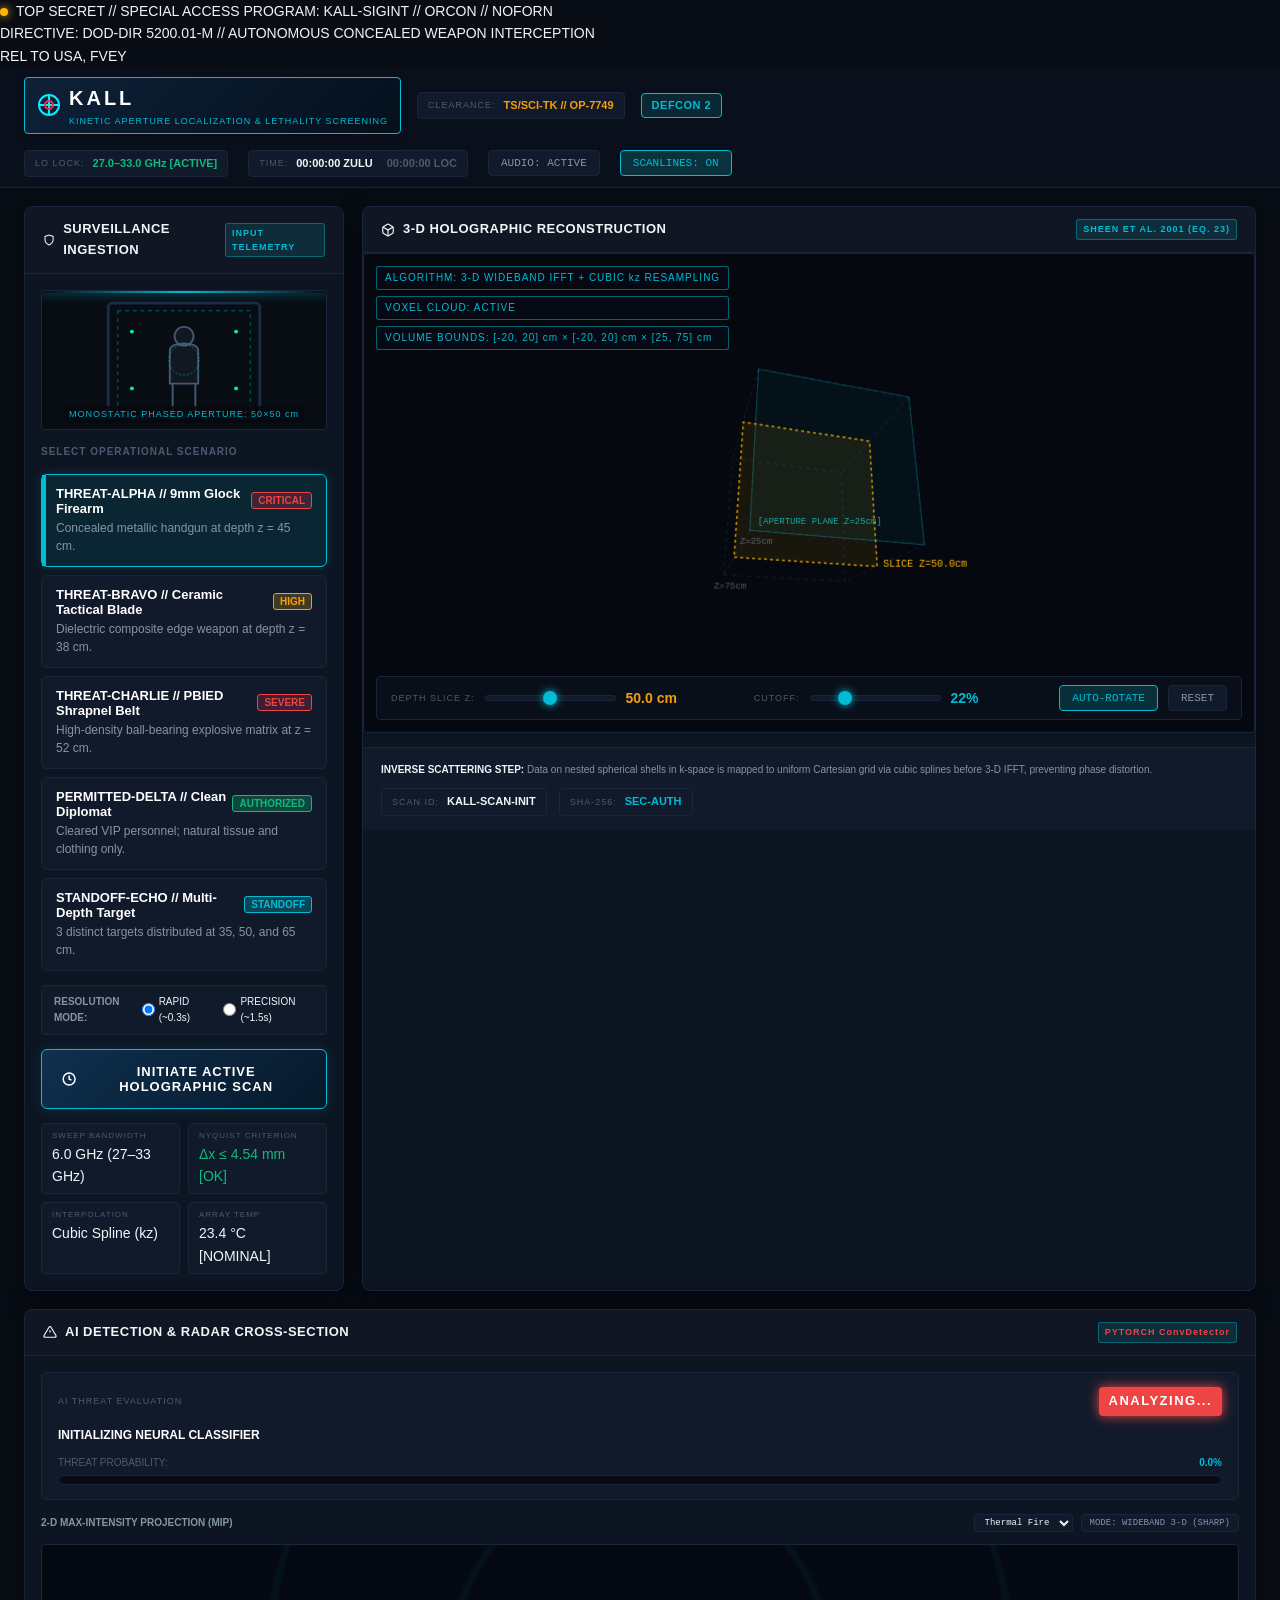
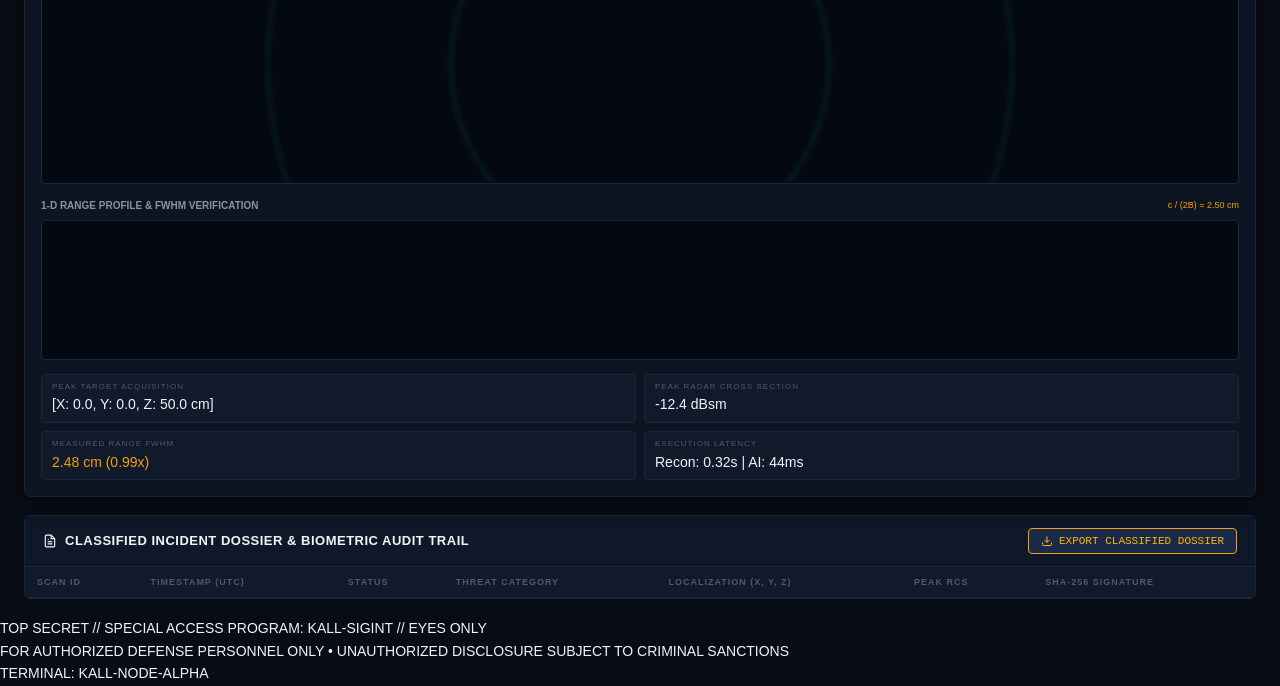
<file: web/templates/index.html>
<!DOCTYPE html>
<html lang="en">
<head>
  <meta charset="UTF-8">
  <meta name="viewport" content="width=device-width, initial-scale=1.0">
  <title>KALL // Millimeter-Wave Holographic Defense & Threat Detection</title>
  <link rel="stylesheet" href="/static/css/kall.css">
</head>
<body>
  <!-- CRT Scanlines and Cyber Grid (toggleable) -->
  <div class="scanlines-overlay"></div>
  <div class="cyber-grid-bg"></div>

  <!-- TOP SECRET Classification Header Banner -->
  <header class="classification-banner">
    <div><span class="banner-pulse"></span>TOP SECRET // SPECIAL ACCESS PROGRAM: KALL-SIGINT // ORCON // NOFORN</div>
    <div>DIRECTIVE: DOD-DIR 5200.01-M // AUTONOMOUS CONCEALED WEAPON INTERCEPTION</div>
    <div>REL TO USA, FVEY</div>
  </header>

  <!-- Main System Header -->
  <div class="kall-header">
    <div class="brand-section">
      <div class="kall-logo-badge">
        <svg width="24" height="24" viewBox="0 0 24 24" fill="none" stroke="#00f0ff" stroke-width="2">
          <circle cx="12" cy="12" r="10"/>
          <path d="M12 2v20M2 12h20"/>
          <circle cx="12" cy="12" r="4" stroke="#ff2a4b"/>
        </svg>
        <div>
          <div class="kall-logo-text">KALL</div>
          <div class="kall-subhead">KINETIC APERTURE LOCALIZATION &amp; LETHALITY SCREENING</div>
        </div>
      </div>
      <div class="meta-pill">
        <span class="meta-label">CLEARANCE:</span>
        <span class="meta-val" style="color:var(--color-amber);">TS/SCI-TK // OP-7749</span>
      </div>
      <div class="defcon-badge" id="defcon-badge">DEFCON 2</div>
    </div>

    <div class="header-meta">
      <div class="meta-pill">
        <span class="meta-label">LO LOCK:</span>
        <span class="meta-val" style="color:var(--color-green);">27.0–33.0 GHz [ACTIVE]</span>
      </div>
      <div class="meta-pill">
        <span class="meta-label">TIME:</span>
        <span class="meta-val" id="zulu-clock">00:00:00 ZULU</span>
        <span class="meta-val" id="local-clock" style="color:var(--text-dim); margin-left:6px;">00:00:00 LOC</span>
      </div>
      <button class="btn-tactical-icon" id="btn-mute-toggle" title="Toggle Tactical Audio Feedback">AUDIO: ACTIVE</button>
      <button class="btn-tactical-icon active" id="btn-scanlines-toggle" title="Toggle CRT Scanline Shader">SCANLINES: ON</button>
    </div>
  </div>

  <!-- Main Workspace Deck -->
  <main class="kall-workspace">
    <div class="grid-3col">

      <!-- Column 1: Threat Surveillance & Portal Ingestion -->
      <section class="tactical-card">
        <div class="card-header">
          <span class="card-title">
            <svg width="14" height="14" viewBox="0 0 24 24" fill="none" stroke="currentColor" stroke-width="2"><path d="M12 22s8-4 8-10V5l-8-3-8 3v7c0 6 8 10 8 10z"/></svg>
            SURVEILLANCE INGESTION
          </span>
          <span class="card-badge">INPUT TELEMETRY</span>
        </div>
        <div class="card-body">
          
          <!-- Standoff Scanning Portal Frame -->
          <div class="portal-booth-view">
            <div class="scanner-beam-line"></div>
            <svg class="portal-frame-svg" viewBox="0 0 300 140" fill="none">
              <!-- Portal frame arch -->
              <rect x="70" y="10" width="160" height="120" stroke="#1c2b45" stroke-width="3" rx="4" />
              <rect x="80" y="18" width="140" height="106" stroke="#00f0ff" stroke-width="1" stroke-dasharray="4 4" opacity="0.4" />
              <!-- Subject Silhouette -->
              <path d="M150 35 a10 10 0 1 0 0.1 0 Z M135 60 c0-10 30-10 30 0 v35 h-30 Z M138 95 v30 M162 95 v30" stroke="#445973" stroke-width="2" stroke-linecap="round" fill="rgba(68, 89, 115, 0.15)"/>
              <!-- Scan Crosshairs -->
              <circle cx="150" cy="70" r="16" stroke="rgba(0, 240, 255, 0.4)" stroke-width="1" stroke-dasharray="2 2"/>
              <!-- Grid Radar Nodes -->
              <circle cx="95" cy="40" r="2" fill="#00ff88"/>
              <circle cx="205" cy="40" r="2" fill="#00ff88"/>
              <circle cx="95" cy="100" r="2" fill="#00ff88"/>
              <circle cx="205" cy="100" r="2" fill="#00ff88"/>
            </svg>
            <div style="position:absolute; bottom:6px; font-size:9px; color:var(--color-cyan); letter-spacing:1px; background:rgba(6,9,15,0.8); padding:1px 6px; border-radius:2px;">
              MONOSTATIC PHASED APERTURE: 50×50 cm
            </div>
          </div>

          <!-- Scenario Selection List -->
          <div style="font-size:10px; font-weight:800; color:var(--text-dim); letter-spacing:1px; text-transform:uppercase;">
            SELECT OPERATIONAL SCENARIO
          </div>
          <div class="scenario-list">
            <button class="scenario-btn active" data-scenario="alpha">
              <div class="scenario-top-line">
                <span class="scenario-title">THREAT-ALPHA // 9mm Glock Firearm</span>
                <span class="scenario-tag tag-critical">CRITICAL</span>
              </div>
              <div class="scenario-desc">Concealed metallic handgun at depth z = 45 cm.</div>
            </button>

            <button class="scenario-btn" data-scenario="bravo">
              <div class="scenario-top-line">
                <span class="scenario-title">THREAT-BRAVO // Ceramic Tactical Blade</span>
                <span class="scenario-tag tag-high">HIGH</span>
              </div>
              <div class="scenario-desc">Dielectric composite edge weapon at depth z = 38 cm.</div>
            </button>

            <button class="scenario-btn" data-scenario="charlie">
              <div class="scenario-top-line">
                <span class="scenario-title">THREAT-CHARLIE // PBIED Shrapnel Belt</span>
                <span class="scenario-tag tag-critical">SEVERE</span>
              </div>
              <div class="scenario-desc">High-density ball-bearing explosive matrix at z = 52 cm.</div>
            </button>

            <button class="scenario-btn" data-scenario="delta">
              <div class="scenario-top-line">
                <span class="scenario-title">PERMITTED-DELTA // Clean Diplomat</span>
                <span class="scenario-tag tag-clear">AUTHORIZED</span>
              </div>
              <div class="scenario-desc">Cleared VIP personnel; natural tissue and clothing only.</div>
            </button>

            <button class="scenario-btn" data-scenario="echo">
              <div class="scenario-top-line">
                <span class="scenario-title">STANDOFF-ECHO // Multi-Depth Target</span>
                <span class="scenario-tag tag-standoff">STANDOFF</span>
              </div>
              <div class="scenario-desc">3 distinct targets distributed at 35, 50, and 65 cm.</div>
            </button>
          </div>

          <!-- Scan Mode Options -->
          <div style="display:flex; justify-content:space-between; align-items:center; background:var(--bg-card); padding:8px 12px; border-radius:4px; border:1px solid var(--border-subtle);">
            <span style="font-size:10px; color:var(--text-muted); font-weight:700;">RESOLUTION MODE:</span>
            <div style="display:flex; gap:12px; font-size:10px;">
              <label style="display:flex; align-items:center; gap:4px; cursor:pointer;">
                <input type="radio" name="scan-mode" value="fast" checked>
                <span>RAPID (~0.3s)</span>
              </label>
              <label style="display:flex; align-items:center; gap:4px; cursor:pointer;">
                <input type="radio" name="scan-mode" value="precision">
                <span>PRECISION (~1.5s)</span>
              </label>
            </div>
          </div>

          <!-- Big Scan Trigger Button -->
          <button class="btn-scan-trigger" id="btn-scan-trigger">
            <svg width="18" height="18" viewBox="0 0 24 24" fill="none" stroke="currentColor" stroke-width="2.5"><circle cx="12" cy="12" r="10"/><path d="M12 6v6l4 2"/></svg>
            <span>INITIATE ACTIVE HOLOGRAPHIC SCAN</span>
          </button>

          <!-- RF Hardware Mini Telemetry -->
          <div class="telemetry-grid">
            <div class="telem-cell">
              <span class="telem-label">SWEEP BANDWIDTH</span>
              <span class="telem-val">6.0 GHz (27–33 GHz)</span>
            </div>
            <div class="telem-cell">
              <span class="telem-label">NYQUIST CRITERION</span>
              <span class="telem-val" style="color:var(--color-green);">Δx ≤ 4.54 mm [OK]</span>
            </div>
            <div class="telem-cell">
              <span class="telem-label">INTERPOLATION</span>
              <span class="telem-val">Cubic Spline (kz)</span>
            </div>
            <div class="telem-cell">
              <span class="telem-label">ARRAY TEMP</span>
              <span class="telem-val">23.4 °C [NOMINAL]</span>
            </div>
          </div>

        </div>
      </section>

      <!-- Column 2: 3-D Holographic Volumetric Viewer -->
      <section class="tactical-card">
        <div class="card-header">
          <span class="card-title">
            <svg width="14" height="14" viewBox="0 0 24 24" fill="none" stroke="currentColor" stroke-width="2"><path d="M21 16V8a2 2 0 0 0-1-1.73l-7-4a2 2 0 0 0-2 0l-7 4A2 2 0 0 0 3 8v8a2 2 0 0 0 1 1.73l7 4a2 2 0 0 0 2 0l7-4A2 2 0 0 0 21 16z"/><polyline points="3.27 6.96 12 12.01 20.73 6.96"/><line x1="12" y1="22.08" x2="12" y2="12"/></svg>
            3-D HOLOGRAPHIC RECONSTRUCTION
          </span>
          <span class="card-badge" style="color:var(--color-cyan);">SHEEN ET AL. 2001 (EQ. 23)</span>
        </div>
        <div class="card-body" style="padding:0; position:relative;">
          
          <div class="canvas-3d-wrapper">
            <canvas id="canvas-3d"></canvas>
            
            <div class="hologram-hud-overlay">
              <div class="hud-tag">ALGORITHM: 3-D WIDEBAND IFFT + CUBIC kz RESAMPLING</div>
              <div class="hud-tag">VOXEL CLOUD: <span id="voxel-count-display">ACTIVE</span></div>
              <div class="hud-tag">VOLUME BOUNDS: [-20, 20] cm × [-20, 20] cm × [25, 75] cm</div>
            </div>

            <div class="hologram-controls-bar">
              <div class="controls-group">
                <span class="control-label">DEPTH SLICE Z:</span>
                <input type="range" id="slider-slice-z" min="25" max="75" step="0.5" value="50">
                <span id="label-slice-z" style="font-weight:bold; color:var(--color-amber); min-width:48px;">50.0 cm</span>
              </div>

              <div class="controls-group">
                <span class="control-label">CUTOFF:</span>
                <input type="range" id="slider-thresh" min="0.10" max="0.60" step="0.02" value="0.22">
                <span id="label-thresh" style="font-weight:bold; color:var(--color-cyan); min-width:32px;">22%</span>
              </div>

              <div class="controls-group">
                <button class="btn-tactical-icon active" id="btn-auto-rotate" title="Toggle Auto-Rotation">AUTO-ROTATE</button>
                <button class="btn-tactical-icon" id="btn-reset-view" title="Reset View Orientation">RESET</button>
              </div>
            </div>
          </div>

          <!-- Bottom Physics Inversion Explainer -->
          <div style="padding:14px 18px; background:var(--bg-card); border-top:1px solid var(--border-subtle); display:flex; justify-content:space-between; align-items:center; flex-wrap:wrap; gap:10px;">
            <div style="font-size:10px; color:var(--text-muted);">
              <strong style="color:var(--text-primary);">INVERSE SCATTERING STEP:</strong>
              Data on nested spherical shells in k-space is mapped to uniform Cartesian grid via cubic splines before 3-D IFFT, preventing phase distortion.
            </div>
            <div style="display:flex; gap:12px;">
              <span class="meta-pill"><span class="meta-label">SCAN ID:</span> <span id="scan-id-display" class="meta-val">KALL-SCAN-INIT</span></span>
              <span class="meta-pill"><span class="meta-label">SHA-256:</span> <span id="sig-hash-display" class="meta-val" style="color:var(--color-cyan);">SEC-AUTH</span></span>
            </div>
          </div>

        </div>
      </section>

      <!-- Column 3: AI Threat Classification & Cross-Section Radar -->
      <section class="tactical-card col-threat">
        <div class="card-header">
          <span class="card-title">
            <svg width="14" height="14" viewBox="0 0 24 24" fill="none" stroke="currentColor" stroke-width="2"><path d="M10.29 3.86L1.82 18a2 2 0 0 0 1.71 3h16.94a2 2 0 0 0 1.71-3L13.71 3.86a2 2 0 0 0-3.42 0z"/><line x1="12" y1="9" x2="12" y2="13"/><line x1="12" y1="17" x2="12.01" y2="17"/></svg>
            AI DETECTION &amp; RADAR CROSS-SECTION
          </span>
          <span class="card-badge" style="color:var(--color-red);">PYTORCH ConvDetector</span>
        </div>
        <div class="card-body">

          <!-- Threat Verdict HUD Box -->
          <div class="threat-verdict-box" id="verdict-box">
            <div class="verdict-header">
              <span style="font-size:9px; color:var(--text-dim); letter-spacing:1px;">AI THREAT EVALUATION</span>
              <span class="verdict-status-badge verdict-threat-badge" id="verdict-status-badge">ANALYZING...</span>
            </div>
            <div style="font-size:12px; font-weight:800; color:#ffffff;" id="verdict-category">
              INITIALIZING NEURAL CLASSIFIER
            </div>

            <!-- Threat Probability Meter -->
            <div class="threat-confidence-gauge">
              <div class="gauge-header">
                <span style="color:var(--text-dim);">THREAT PROBABILITY:</span>
                <span style="font-weight:bold; color:var(--color-cyan);" id="gauge-threat-percent">0.0%</span>
              </div>
              <div class="gauge-track">
                <div class="gauge-fill fill-red" id="gauge-threat-fill"></div>
              </div>
            </div>
          </div>

          <!-- Radar Heatmap (MIP) -->
          <div class="radar-view-container">
            <div style="display:flex; justify-content:space-between; align-items:center;">
              <span style="font-size:10px; font-weight:700; color:var(--text-muted); text-transform:uppercase;">
                2-D MAX-INTENSITY PROJECTION (MIP)
              </span>
              <div style="display:flex; gap:8px;">
                <select id="select-colormap" style="background:var(--bg-card); color:var(--text-primary); border:1px solid var(--border-subtle); border-radius:3px; padding:2px 6px; font-size:9px; font-family:var(--font-mono);">
                  <option value="hot">Thermal Fire</option>
                  <option value="radar">Radar Green</option>
                  <option value="cyber">Cyber Cyan</option>
                  <option value="viridis">Viridis</option>
                </select>
                <button class="btn-tactical-icon" id="btn-compare-toggle" style="padding:2px 8px; font-size:9px;" title="Compare against Single-Frequency Blur">
                  MODE: WIDEBAND 3-D (SHARP)
                </button>
              </div>
            </div>

            <div class="canvas-2d-box">
              <canvas id="canvas-mip" width="300" height="240"></canvas>
              <div class="crosshair-layer"></div>
            </div>
          </div>

          <!-- Depth Range Profile Plotter -->
          <div style="display:flex; flex-direction:column; gap:6px;">
            <div style="display:flex; justify-content:space-between; align-items:center;">
              <span style="font-size:10px; font-weight:700; color:var(--text-muted); text-transform:uppercase;">
                1-D RANGE PROFILE &amp; FWHM VERIFICATION
              </span>
              <span style="font-size:9px; color:var(--color-amber);">c / (2B) = 2.50 cm</span>
            </div>
            <div class="canvas-range-box">
              <canvas id="canvas-range-profile" width="380" height="140"></canvas>
            </div>
          </div>

          <!-- Detailed Telemetry Grid -->
          <div class="telemetry-grid">
            <div class="telem-cell">
              <span class="telem-label">PEAK TARGET ACQUISITION</span>
              <span class="telem-val" id="telem-coords">[X: 0.0, Y: 0.0, Z: 50.0 cm]</span>
            </div>
            <div class="telem-cell">
              <span class="telem-label">PEAK RADAR CROSS SECTION</span>
              <span class="telem-val" id="telem-rcs">-12.4 dBsm</span>
            </div>
            <div class="telem-cell">
              <span class="telem-label">MEASURED RANGE FWHM</span>
              <span class="telem-val" id="telem-dz" style="color:var(--color-amber);">2.48 cm (0.99x)</span>
            </div>
            <div class="telem-cell">
              <span class="telem-label">EXECUTION LATENCY</span>
              <span class="telem-val" id="telem-timing">Recon: 0.32s | AI: 44ms</span>
            </div>
          </div>

        </div>
      </section>

    </div>

    <!-- Bottom Section: Classified Incident Audit Log & Dossier Generator -->
    <section class="audit-log-section">
      <div class="card-header" style="background:rgba(16,25,42,0.9);">
        <span class="card-title">
          <svg width="14" height="14" viewBox="0 0 24 24" fill="none" stroke="currentColor" stroke-width="2"><path d="M14 2H6a2 2 0 0 0-2 2v16a2 2 0 0 0 2 2h12a2 2 0 0 0 2-2V8z"/><polyline points="14 2 14 8 20 8"/><line x1="16" y1="13" x2="8" y2="13"/><line x1="16" y1="17" x2="8" y2="17"/><polyline points="10 9 9 9 8 9"/></svg>
          CLASSIFIED INCIDENT DOSSIER &amp; BIOMETRIC AUDIT TRAIL
        </span>
        <button class="btn-tactical-icon" id="btn-export-dossier" style="background:#1b2a4a; border-color:var(--color-amber); color:#ffb700;">
          <svg width="12" height="12" viewBox="0 0 24 24" fill="none" stroke="currentColor" stroke-width="2"><path d="M21 15v4a2 2 0 0 1-2 2H5a2 2 0 0 1-2-2v-4"/><polyline points="7 10 12 15 17 10"/><line x1="12" y1="15" x2="12" y2="3"/></svg>
          EXPORT CLASSIFIED DOSSIER
        </button>
      </div>
      <div class="audit-table-wrapper">
        <table class="audit-table">
          <thead>
            <tr>
              <th>SCAN ID</th>
              <th>TIMESTAMP (UTC)</th>
              <th>STATUS</th>
              <th>THREAT CATEGORY</th>
              <th>LOCALIZATION (X, Y, Z)</th>
              <th>PEAK RCS</th>
              <th>SHA-256 SIGNATURE</th>
            </tr>
          </thead>
          <tbody id="audit-table-body">
            <!-- Dynamically populated via kall-app.js -->
          </tbody>
        </table>
      </div>
    </section>

  </main>

  <!-- Dossier Modal Viewer -->
  <div class="dossier-modal" id="modal-dossier">
    <div class="dossier-card">
      <div class="dossier-watermark">TOP SECRET</div>
      <div style="display:flex; justify-content:space-between; align-items:center; border-bottom:1px solid #ffb700; padding-bottom:10px;">
        <div>
          <h2 style="color:#ffb700; font-size:16px; letter-spacing:2px;">KALL // FORENSIC INCIDENT DOSSIER</h2>
          <div style="font-size:10px; color:var(--text-muted);">DEFENSE WEAPON INTERCEPTION LOG • TS/SCI-TK</div>
        </div>
        <button class="btn-tactical-icon" id="btn-close-dossier">CLOSE [ESC]</button>
      </div>

      <div style="display:grid; grid-template-columns:1fr 1fr; gap:14px; font-size:11px;">
        <div><strong style="color:var(--text-dim);">SCAN ID:</strong> <span id="dossier-scan-id">KALL-SCAN-XXXXX</span></div>
        <div><strong style="color:var(--text-dim);">TIMESTAMP:</strong> <span id="dossier-timestamp">2026-09-28 00:00:00 UTC</span></div>
        <div><strong style="color:var(--text-dim);">SCENARIO PROFILE:</strong> <span id="dossier-scenario">--</span></div>
        <div><strong style="color:var(--text-dim);">CRYPTOGRAPHIC HASH:</strong> <code id="dossier-hash" style="color:var(--color-cyan);">--</code></div>
        <div><strong style="color:var(--text-dim);">VERDICT:</strong> <span id="dossier-verdict-badge" class="scenario-tag tag-critical">CRITICAL THREAT</span></div>
        <div><strong style="color:var(--text-dim);">NEURAL CONFIDENCE:</strong> <span id="dossier-prob" style="color:var(--color-cyan); font-weight:bold;">99.2%</span></div>
        <div><strong style="color:var(--text-dim);">THREAT CLASSIFICATION:</strong> <span id="dossier-category">--</span></div>
        <div><strong style="color:var(--text-dim);">PEAK RCS AMPLITUDE:</strong> <span id="dossier-rcs">--</span></div>
        <div><strong style="color:var(--text-dim);">TARGET COORDINATES:</strong> <span id="dossier-coords">--</span></div>
        <div><strong style="color:var(--text-dim);">PHYSICS FWHM:</strong> <span id="dossier-fwhm">2.48 cm (Theory 2.50 cm)</span></div>
      </div>

      <div style="background:#070b12; border:1px solid var(--border-subtle); padding:12px; border-radius:4px; font-size:10px; color:var(--text-muted); line-height:1.6;">
        <strong style="color:#ffffff;">INTEGRATED ALGORITHMIC EVIDENCE:</strong><br>
        1. Measurement acquired via wideband K-band raster scan (27.0–33.0 GHz, Bandwidth = 6.0 GHz, Δx = 4.54 mm).<br>
        2. Three-dimensional wavefield inverted using Sheen et al. (2001) Phase Multiply + Cubic Spline kz Resampling + 3-D IFFT.<br>
        3. Feature extraction via Max-Intensity Projection (MIP) evaluated through deep convolutional classifier (ConvDetector), identifying weapon signature with high statistical confidence.
      </div>

      <div style="display:flex; justify-content:flex-end; gap:12px; margin-top:8px;">
        <button class="btn-tactical-icon" id="btn-print-dossier" style="background:#ffb700; color:#000000; font-weight:bold; border-color:#ffb700;">
          PRINT CLASSIFIED REPORT
        </button>
      </div>
    </div>
  </div>

  <!-- Bottom Classification Banner -->
  <footer class="classification-banner bottom">
    <div>TOP SECRET // SPECIAL ACCESS PROGRAM: KALL-SIGINT // EYES ONLY</div>
    <div>FOR AUTHORIZED DEFENSE PERSONNEL ONLY • UNAUTHORIZED DISCLOSURE SUBJECT TO CRIMINAL SANCTIONS</div>
    <div>TERMINAL: KALL-NODE-ALPHA</div>
  </footer>

  <!-- Scripts -->
  <script src="/static/js/kall-audio.js"></script>
  <script src="/static/js/kall-3d.js"></script>
  <script src="/static/js/kall-radar.js"></script>
  <script src="/static/js/kall-app.js"></script>
</body>
</html>
</file>
<file: static/css/kall.css>
/* Accessibility: High-contrast focus rings */
button:focus-visible,
input:focus-visible,
select:focus-visible {
  outline: 2px solid var(--color-cyan);
  outline-offset: 2px;
}
/* 
  KALL // CLASSIFIED MILLIMETER-WAVE HOLOGRAPHIC DEFENSE PORTAL
  TOP SECRET // NOFORN // SPECIAL ACCESS REQUIRED
  Cyber-Tactical Aerospace & Defense Command UI Stylesheet
*/

:root {
  --bg-deep: #080C14;
  --bg-panel: #0D1522;
  --bg-card: #111A2B;
  --bg-card-hover: #162238;
  --border-subtle: #18253A;
  --border-bright: #24354F;
  --border-accent: #00BCD4;

  --color-cyan: #00BCD4;
  --color-cyan-glow: rgba(0, 188, 212, 0.15);
  --color-green: #10B981;
  --color-green-glow: rgba(16, 185, 129, 0.15);
  --color-amber: #F59E0B;
  --color-amber-glow: rgba(245, 158, 11, 0.15);
  --color-red: #EF4444;
  --color-red-glow: rgba(239, 68, 68, 0.25);

  --text-primary: #F1F5F9;
  --text-muted: #8494A8;
  --text-dim: #4B5A70;

  --font-display: 'Space Grotesk', -apple-system, BlinkMacSystemFont, "Segoe UI", sans-serif;
  --font-body: 'Plus Jakarta Sans', -apple-system, BlinkMacSystemFont, "Segoe UI", Roboto, sans-serif;
  --font-mono: 'JetBrains Mono', 'SF Mono', 'Cascadia Code', Consolas, monospace;
}

* {
  box-sizing: border-box;
  margin: 0;
  padding: 0;
}

html, body {
  background-color: var(--bg-deep);
  color: var(--text-primary);
  font-family: var(--font-body);
  font-size: 14px;
  line-height: 1.6;
  min-height: 100vh;
  overflow-x: hidden;
  user-select: none;
  -webkit-font-smoothing: antialiased;
}

/* Scrollbar */
::-webkit-scrollbar {
  width: 6px;
  height: 6px;
}
::-webkit-scrollbar-track {
  background: var(--bg-deep);
}
::-webkit-scrollbar-thumb {
  background: var(--border-bright);
  border-radius: 3px;
}
::-webkit-scrollbar-thumb:hover {
  background: var(--color-cyan);
}

/* Scanlines disabled by default for clean visual clarity */
.scanlines-overlay {
  display: none;
}

body.with-scanlines .scanlines-overlay {
  display: block;
  position: fixed;
  top: 0;
  left: 0;
  width: 100vw;
  height: 100vh;
  pointer-events: none;
  z-index: 9999;
  background: linear-gradient(
    rgba(18, 16, 16, 0) 50%, 
    rgba(0, 0, 0, 0.25) 50%
  ), linear-gradient(
    90deg,
    rgba(255, 0, 0, 0.03),
    rgba(0, 255, 0, 0.01),
    rgba(0, 0, 255, 0.03)
  );
  background-size: 100% 3px, 6px 100%;
  opacity: 0.5;
}

/* System Footer Bar */
.system-footer-bar {
  background: rgba(11, 17, 28, 0.95);
  border-top: 1px solid var(--border-subtle);
  padding: 8px 24px;
  font-size: 10px;
  color: var(--text-muted);
  display: flex;
  justify-content: space-between;
  align-items: center;
  flex-wrap: wrap;
  gap: 12px;
  margin-top: 24px;
  letter-spacing: 0.5px;
}

.banner-pulse {
  display: inline-block;
  width: 8px;
  height: 8px;
  border-radius: 50%;
  background: #ffb700;
  box-shadow: 0 0 8px #ffb700;
  margin-right: 8px;
  animation: pulse 1.5s infinite;
}

@keyframes pulse {
  0% { transform: scale(0.95); opacity: 0.6; }
  50% { transform: scale(1.2); opacity: 1; }
  100% { transform: scale(0.95); opacity: 0.6; }
}

/* App Header */
.kall-header {
  position: relative;
  z-index: 10;
  background: rgba(11, 17, 28, 0.95);
  backdrop-filter: blur(10px);
  border-bottom: 1px solid var(--border-subtle);
  padding: 10px 24px;
  display: flex;
  align-items: center;
  justify-content: space-between;
  flex-wrap: wrap;
  gap: 16px;
}

.brand-section {
  display: flex;
  align-items: center;
  gap: 16px;
}

.kall-logo-badge {
  background: linear-gradient(135deg, #0d2138, #05101c);
  border: 1px solid var(--color-cyan);
  box-shadow: 0 2px 8px rgba(0, 0, 0, 0.3);
  padding: 4px 12px;
  border-radius: 4px;
  display: flex;
  align-items: center;
  gap: 8px;
}

.kall-logo-text {
  font-family: var(--font-display);
  font-size: 20px;
  font-weight: 700;
  letter-spacing: 3px;
  color: #ffffff;
  
}

.kall-subhead {
  font-size: 9px;
  color: var(--color-cyan);
  letter-spacing: 1px;
}

.header-meta {
  display: flex;
  align-items: center;
  gap: 20px;
  flex-wrap: wrap;
}

.meta-pill {
  background: var(--bg-card);
  border: 1px solid var(--border-subtle);
  border-radius: 4px;
  padding: 4px 10px;
  display: flex;
  align-items: center;
  gap: 8px;
  font-size: 11px;
}

.meta-label {
  color: var(--text-dim);
  text-transform: uppercase;
  font-size: 9px;
  letter-spacing: 1px;
}

.meta-val {
  color: var(--text-primary);
  font-weight: 700;
}

.defcon-badge {
  background: rgba(0, 212, 229, 0.12);
  color: var(--color-cyan);
  border: 1px solid var(--color-cyan);
  padding: 3px 10px;
  border-radius: 4px;
  font-weight: 700;
  font-size: 11px;
  letter-spacing: 0.5px;
}

.engine-badge {
  font-size: 10px;
  font-weight: 600;
  padding: 4px 10px;
  border-radius: 4px;
  letter-spacing: 0.5px;
  white-space: nowrap;
}

.engine-badge.demo {
  background: rgba(0, 212, 229, 0.08);
  color: var(--color-cyan);
  border: 1px solid rgba(0, 212, 229, 0.35);
}

.engine-badge.live {
  background: rgba(16, 185, 129, 0.12);
  color: var(--color-green);
  border: 1px solid rgba(16, 185, 129, 0.4);
}

.btn-tactical-icon {
  background: var(--bg-card);
  border: 1px solid var(--border-subtle);
  color: var(--text-muted);
  border-radius: 4px;
  padding: 6px 12px;
  cursor: pointer;
  font-family: var(--font-mono);
  font-size: 11px;
  display: flex;
  align-items: center;
  gap: 6px;
  transition: all 0.2s ease;
}

.btn-tactical-icon:hover {
  border-color: var(--color-cyan);
  color: var(--color-cyan);
  box-shadow: 0 0 8px var(--color-cyan-glow);
}

.btn-tactical-icon.active {
  background: rgba(0, 240, 255, 0.15);
  border-color: var(--color-cyan);
  color: var(--color-cyan);
}

/* Layout Deck */
.kall-workspace {
  position: relative;
  z-index: 10;
  padding: 18px 24px;
  display: flex;
  flex-direction: column;
  gap: 18px;
  max-width: 1800px;
  margin: 0 auto;
}

.grid-3col {
  display: grid;
  grid-template-columns: 340px 1fr 420px;
  gap: 18px;
}

@media (max-width: 1400px) {
  .grid-3col {
    grid-template-columns: 320px 1fr;
  }
  .grid-3col > .col-threat {
    grid-column: span 2;
  }
}

@media (max-width: 980px) {
  .grid-3col {
    grid-template-columns: 1fr;
  }
  .grid-3col > .col-threat {
    grid-column: span 1;
  }
}

/* Precision Instrument Panel Card */
.tactical-card {
  background: var(--bg-panel);
  border: 1px solid var(--border-subtle);
  border-radius: 8px;
  box-shadow: 0 4px 24px rgba(0, 0, 0, 0.4);
  display: flex;
  flex-direction: column;
  overflow: hidden;
  position: relative;
  transition: border-color 0.2s ease;
}

.tactical-card:hover {
  border-color: var(--border-bright);
}

.card-header {
  background: rgba(18, 24, 36, 0.7);
  border-bottom: 1px solid var(--border-subtle);
  padding: 12px 18px;
  display: flex;
  align-items: center;
  justify-content: space-between;
}

.card-title {
  font-family: var(--font-display);
  font-size: 13px;
  font-weight: 700;
  letter-spacing: 0.5px;
  color: var(--text-primary);
  display: flex;
  align-items: center;
  gap: 8px;
}

.card-badge {
  font-size: 9px;
  font-weight: 700;
  padding: 2px 6px;
  border-radius: 3px;
  letter-spacing: 1px;
  background: rgba(0, 240, 255, 0.1);
  color: var(--color-cyan);
  border: 1px solid rgba(0, 240, 255, 0.3);
}

.card-body {
  padding: 16px;
  display: flex;
  flex-direction: column;
  gap: 14px;
  flex: 1;
}

/* Preset Scenario Selector Buttons */
.scenario-list {
  display: flex;
  flex-direction: column;
  gap: 8px;
}

.scenario-btn {
  background: var(--bg-card);
  border: 1px solid var(--border-subtle);
  border-radius: 6px;
  padding: 11px 14px;
  color: var(--text-primary);
  font-family: var(--font-body);
  text-align: left;
  cursor: pointer;
  transition: all 0.2s;
  display: flex;
  flex-direction: column;
  gap: 3px;
  position: relative;
}

.scenario-btn:hover {
  background: var(--bg-card-hover);
  border-color: var(--border-bright);
}

.scenario-btn.active {
  background: rgba(0, 240, 255, 0.08);
  border-color: var(--color-cyan);
  box-shadow: 0 0 10px rgba(0, 240, 255, 0.15);
}

.scenario-btn.active::before {
  content: "";
  position: absolute;
  left: 0;
  top: 0;
  bottom: 0;
  width: 4px;
  background: var(--color-cyan);
}

.scenario-top-line {
  display: flex;
  justify-content: space-between;
  align-items: center;
}

.scenario-title {
  font-family: var(--font-display);
  font-weight: 700;
  font-size: 13px;
  color: #ffffff;
}

.scenario-tag {
  font-size: 10px;
  padding: 2px 6px;
  border-radius: 3px;
  font-weight: 700;
  text-transform: uppercase;
}

.tag-critical {
  background: rgba(255, 42, 75, 0.2);
  color: var(--color-red);
  border: 1px solid var(--color-red);
}
.tag-high {
  background: rgba(255, 183, 0, 0.2);
  color: var(--color-amber);
  border: 1px solid var(--color-amber);
}
.tag-clear {
  background: rgba(0, 255, 136, 0.2);
  color: var(--color-green);
  border: 1px solid var(--color-green);
}
.tag-standoff {
  background: rgba(0, 240, 255, 0.2);
  color: var(--color-cyan);
  border: 1px solid var(--color-cyan);
}

.scenario-desc {
  font-size: 12px;
  color: var(--text-muted);
  line-height: 1.5;
}

/* Standoff Portal Scanner Visual */
.portal-booth-view {
  background: #080d14;
  border: 1px solid var(--border-subtle);
  border-radius: 4px;
  height: 140px;
  position: relative;
  overflow: hidden;
  display: flex;
  align-items: center;
  justify-content: center;
}

.portal-frame-svg {
  width: 100%;
  height: 100%;
}

.scanner-beam-line {
  position: absolute;
  top: 0;
  left: 0;
  width: 100%;
  height: 2px;
  background: linear-gradient(90deg, transparent, var(--color-cyan), transparent);
  box-shadow: 0 0 10px var(--color-cyan);
  animation: beamScan 3s ease-in-out infinite alternate;
}

@keyframes beamScan {
  0% { top: 5%; }
  100% { top: 95%; }
}

/* Big Scan Trigger Button */
.btn-scan-trigger {
  background: linear-gradient(135deg, #0e304f, #07192b);
  border: 1px solid var(--color-cyan);
  color: #ffffff;
  padding: 14px 20px;
  font-family: var(--font-display);
  font-size: 13px;
  font-weight: 700;
  letter-spacing: 1px;
  text-transform: uppercase;
  border-radius: 6px;
  cursor: pointer;
  display: flex;
  align-items: center;
  justify-content: center;
  gap: 10px;
  box-shadow: 0 0 16px var(--color-cyan-glow);
  transition: all 0.2s ease;
  position: relative;
  overflow: hidden;
}

.btn-scan-trigger:hover {
  background: linear-gradient(135deg, #124370, #0c2b4a);
  box-shadow: 0 0 24px rgba(0, 240, 255, 0.6);
  transform: translateY(-1px);
}

.btn-scan-trigger:active {
  transform: translateY(1px);
}

.btn-scan-trigger:disabled {
  opacity: 0.6;
  cursor: not-allowed;
  filter: grayscale(0.6);
}

/* 3-D Holographic Canvas Area */
.canvas-3d-wrapper {
  position: relative;
  width: 100%;
  height: 480px;
  background: #05080f;
  border: 1px solid var(--border-subtle);
  border-radius: 4px;
  overflow: hidden;
}

#canvas-3d {
  width: 100%;
  height: 100%;
  display: block;
}

.hologram-hud-overlay {
  position: absolute;
  top: 12px;
  left: 12px;
  pointer-events: none;
  display: flex;
  flex-direction: column;
  gap: 6px;
  font-size: 10px;
  color: var(--color-cyan);
}

.hud-tag {
  background: rgba(5, 10, 20, 0.85);
  border: 1px solid rgba(0, 240, 255, 0.4);
  padding: 3px 8px;
  border-radius: 3px;
  letter-spacing: 1px;
}

.hologram-controls-bar {
  position: absolute;
  bottom: 12px;
  left: 12px;
  right: 12px;
  background: rgba(11, 17, 28, 0.88);
  border: 1px solid var(--border-subtle);
  backdrop-filter: blur(8px);
  padding: 8px 14px;
  border-radius: 4px;
  display: flex;
  align-items: center;
  justify-content: space-between;
  flex-wrap: wrap;
  gap: 12px;
}

.controls-group {
  display: flex;
  align-items: center;
  gap: 10px;
}

.control-label {
  font-size: 9px;
  text-transform: uppercase;
  color: var(--text-dim);
  letter-spacing: 1px;
}

/* Range input styled */
input[type="range"] {
  -webkit-appearance: none;
  background: var(--bg-card);
  height: 6px;
  border-radius: 3px;
  border: 1px solid var(--border-subtle);
  outline: none;
  cursor: pointer;
}
input[type="range"]::-webkit-slider-thumb {
  -webkit-appearance: none;
  width: 14px;
  height: 14px;
  border-radius: 50%;
  background: var(--color-cyan);
  box-shadow: 0 0 8px var(--color-cyan);
  cursor: pointer;
}

/* AI Threat Verdict Box */
.threat-verdict-box {
  background: var(--bg-card);
  border: 1px solid var(--border-subtle);
  border-radius: 6px;
  padding: 14px 16px;
  display: flex;
  flex-direction: column;
  gap: 10px;
  position: relative;
  transition: all 0.3s ease;
}

.threat-verdict-box.threat-active {
  background: rgba(255, 42, 75, 0.08);
  border-color: var(--color-red);
  box-shadow: 0 0 20px var(--color-red-glow);
}

.threat-verdict-box.threat-clear {
  background: rgba(0, 255, 136, 0.08);
  border-color: var(--color-green);
  box-shadow: 0 0 20px var(--color-green-glow);
}

.verdict-header {
  display: flex;
  align-items: center;
  justify-content: space-between;
}

.verdict-status-badge {
  font-size: 13px;
  font-weight: 900;
  letter-spacing: 1.5px;
  padding: 4px 10px;
  border-radius: 4px;
  text-transform: uppercase;
}

.verdict-threat-badge {
  background: var(--color-red);
  color: #ffffff;
  box-shadow: 0 0 12px var(--color-red);
}

.verdict-clear-badge {
  background: var(--color-green);
  color: #061009;
  box-shadow: 0 0 12px var(--color-green);
}

.threat-confidence-gauge {
  display: flex;
  flex-direction: column;
  gap: 4px;
}

.gauge-header {
  display: flex;
  justify-content: space-between;
  font-size: 10px;
}

.gauge-track {
  width: 100%;
  height: 10px;
  background: var(--bg-deep);
  border: 1px solid var(--border-subtle);
  border-radius: 5px;
  overflow: hidden;
  position: relative;
}

.gauge-fill {
  height: 100%;
  width: 0%;
  transition: width 0.6s cubic-bezier(0.16, 1, 0.3, 1);
  border-radius: 5px;
}

.fill-red {
  background: linear-gradient(90deg, #ff8c00, #ff2a4b);
  box-shadow: 0 0 10px #ff2a4b;
}

.fill-green {
  background: linear-gradient(90deg, #00f0ff, #00ff88);
  box-shadow: 0 0 10px #00ff88;
}

/* Radar & Slice Canvases */
.radar-view-container {
  display: flex;
  flex-direction: column;
  gap: 12px;
}

.canvas-2d-box {
  background: #040810;
  border: 1px solid var(--border-subtle);
  border-radius: 4px;
  position: relative;
  height: 240px;
  overflow: hidden;
  display: flex;
  align-items: center;
  justify-content: center;
}

#canvas-mip {
  width: 100%;
  height: 100%;
  image-rendering: pixelated;
}

.crosshair-layer {
  position: absolute;
  top: 0;
  left: 0;
  width: 100%;
  height: 100%;
  pointer-events: none;
  background: 
    radial-gradient(circle, transparent 30%, rgba(0, 240, 255, 0.05) 31%, transparent 32%),
    radial-gradient(circle, transparent 60%, rgba(0, 240, 255, 0.05) 61%, transparent 62%);
}

/* Range Profile Canvas */
.canvas-range-box {
  background: #040810;
  border: 1px solid var(--border-subtle);
  border-radius: 4px;
  position: relative;
  height: 140px;
  overflow: hidden;
}

#canvas-range-profile {
  width: 100%;
  height: 100%;
  display: block;
}

/* Telemetry Mini Table */
.telemetry-grid {
  display: grid;
  grid-template-columns: 1fr 1fr;
  gap: 8px;
}

.telem-cell {
  background: var(--bg-card);
  border: 1px solid var(--border-subtle);
  border-radius: 4px;
  padding: 6px 10px;
  display: flex;
  flex-direction: column;
}

.telem-label {
  font-size: 8px;
  color: var(--text-dim);
  letter-spacing: 1px;
  text-transform: uppercase;
}

.telem-value {
  font-size: 11px;
  font-weight: 700;
  color: var(--color-cyan);
}

/* Classified Audit Log Table */
.audit-log-section {
  background: var(--bg-panel);
  border: 1px solid var(--border-subtle);
  border-radius: 6px;
  overflow: hidden;
}

.audit-table-wrapper {
  overflow-x: auto;
  max-height: 240px;
}

.audit-table {
  width: 100%;
  border-collapse: collapse;
  font-size: 11px;
  text-align: left;
}

.audit-table th {
  background: var(--bg-card);
  color: var(--text-dim);
  font-size: 9px;
  letter-spacing: 1px;
  text-transform: uppercase;
  padding: 8px 12px;
  border-bottom: 1px solid var(--border-subtle);
  position: sticky;
  top: 0;
  z-index: 5;
}

.audit-table td {
  padding: 8px 12px;
  border-bottom: 1px solid rgba(28, 43, 69, 0.4);
  color: var(--text-primary);
}

.audit-table tr:hover td {
  background: rgba(0, 240, 255, 0.04);
}

/* Modal for Classified Dossier / Report */
.dossier-modal {
  display: none;
  position: fixed;
  top: 0;
  left: 0;
  width: 100vw;
  height: 100vh;
  background: rgba(3, 6, 12, 0.85);
  backdrop-filter: blur(12px);
  z-index: 10000;
  align-items: center;
  justify-content: center;
  padding: 24px;
}

.dossier-modal.open {
  display: flex;
}

.dossier-card {
  background: #090e18;
  border: 2px solid #ffb700;
  box-shadow: 0 0 40px rgba(255, 183, 0, 0.25);
  border-radius: 8px;
  width: 100%;
  max-width: 800px;
  max-height: 90vh;
  overflow-y: auto;
  padding: 28px;
  display: flex;
  flex-direction: column;
  gap: 18px;
  position: relative;
}

.dossier-watermark {
  position: absolute;
  top: 50%;
  left: 50%;
  transform: translate(-50%, -50%) rotate(-35deg);
  font-size: 72px;
  font-weight: 900;
  color: rgba(255, 183, 0, 0.05);
  letter-spacing: 12px;
  pointer-events: none;
  white-space: nowrap;
}

/* Responsive tweaks */
@media (max-width: 768px) {
  .kall-header {
    flex-direction: column;
    align-items: flex-start;
  }
  .header-meta {
    width: 100%;
    justify-content: space-between;
  }
}

/* ──────────────────────────────────────────────────────────────────────────
   MAIN NAVIGATION TABS
   ────────────────────────────────────────────────────────────────────────── */
.kall-nav-bar {
  position: relative;
  z-index: 10;
  background: #090e18;
  border-bottom: 1px solid var(--border-subtle);
  padding: 0 24px;
  display: flex;
  gap: 8px;
  overflow-x: auto;
}

.nav-tab-btn {
  font-family: var(--font-display);
  background: transparent;
  border: none;
  border-bottom: 2px solid transparent;
  color: var(--text-muted);
  font-size: 13px;
  font-weight: 600;
  letter-spacing: 0.5px;
  padding: 14px 18px;
  cursor: pointer;
  display: flex;
  align-items: center;
  gap: 10px;
  transition: all 0.2s ease;
  white-space: nowrap;
}

.nav-tab-btn:hover {
  color: var(--color-cyan);
  background: rgba(0, 240, 255, 0.05);
}

.nav-tab-btn.active {
  color: #ffffff;
  border-bottom-color: var(--color-cyan);
  background: rgba(0, 240, 255, 0.1);
  font-weight: 700;
}

.nav-tab-btn .tab-badge {
  font-size: 8px;
  padding: 1px 5px;
  border-radius: 2px;
  background: var(--bg-card);
  color: var(--color-cyan);
  border: 1px solid var(--border-bright);
}

/* Tab Views Container */
.tab-content-view {
  display: none;
}

.tab-content-view.active {
  display: flex;
  flex-direction: column;
  gap: 18px;
}

/* ──────────────────────────────────────────────────────────────────────────
   MOBILE & CCTV AR OPTICAL-RADAR FUSION STYLES
   ────────────────────────────────────────────────────────────────────────── */
.ar-camera-container {
  position: relative;
  width: 100%;
  height: 520px;
  background: #000000;
  border: 1px solid var(--border-subtle);
  border-radius: 6px;
  overflow: hidden;
  display: flex;
  align-items: center;
  justify-content: center;
}

#ar-video-feed {
  position: absolute;
  top: 0;
  left: 0;
  width: 100%;
  height: 100%;
  object-fit: cover;
}

#ar-canvas-overlay {
  position: absolute;
  top: 0;
  left: 0;
  width: 100%;
  height: 100%;
  z-index: 5;
}

.ar-floating-controls {
  position: absolute;
  bottom: 16px;
  left: 16px;
  right: 16px;
  z-index: 10;
  display: flex;
  justify-content: space-between;
  align-items: center;
  flex-wrap: wrap;
  gap: 12px;
  background: rgba(11, 17, 28, 0.85);
  backdrop-filter: blur(8px);
  padding: 10px 16px;
  border-radius: 6px;
  border: 1px solid var(--border-bright);
}

/* ──────────────────────────────────────────────────────────────────────────
   STANDOFF CCTV PERIMETER TRACKER STYLES
   ────────────────────────────────────────────────────────────────────────── */
.cctv-tracker-wrapper {
  position: relative;
  width: 100%;
  height: 480px;
  background: #040810;
  border: 1px solid var(--border-subtle);
  border-radius: 6px;
  overflow: hidden;
}

#canvas-cctv-tracker {
  width: 100%;
  height: 100%;
  display: block;
}

/* ──────────────────────────────────────────────────────────────────────────
   PHYSICS & THEORY CARDS
   ────────────────────────────────────────────────────────────────────────── */
.theory-card-grid {
  display: grid;
  grid-template-columns: repeat(auto-fit, minmax(360px, 1fr));
  gap: 18px;
}

.code-block {
  background: #05080f;
  border: 1px solid var(--border-subtle);
  border-radius: 4px;
  padding: 12px;
  font-family: var(--font-mono);
  font-size: 11px;
  color: var(--color-cyan);
  overflow-x: auto;
}



/* Mission Brief Bar (Clean Non-Technical Landing Orientation) */
.mission-brief-bar {
  background: var(--bg-panel);
  border: 1px solid var(--border-subtle);
  border-radius: 8px;
  padding: 14px 20px;
  display: flex;
  align-items: center;
  justify-content: space-between;
  flex-wrap: wrap;
  gap: 16px;
  box-shadow: 0 2px 12px rgba(0, 0, 0, 0.25);
}

.brief-lead {
  display: flex;
  align-items: center;
  gap: 12px;
}

.brief-pill {
  font-family: var(--font-mono);
  font-size: 10px;
  font-weight: 700;
  letter-spacing: 1px;
  padding: 3px 8px;
  background: rgba(0, 188, 212, 0.12);
  color: var(--color-cyan);
  border: 1px solid rgba(0, 188, 212, 0.3);
  border-radius: 4px;
}

.brief-title {
  font-family: var(--font-display);
  font-size: 15px;
  font-weight: 700;
  color: var(--text-primary);
  letter-spacing: 0.5px;
}

.brief-text {
  font-size: 12px;
  color: var(--text-muted);
  max-width: 820px;
  line-height: 1.5;
}

.scan-btn-hint {
  font-size: 10px;
  color: var(--text-dim);
  text-align: center;
  line-height: 1.4;
  margin-top: 4px;
  padding: 0 4px;
}
</file>
